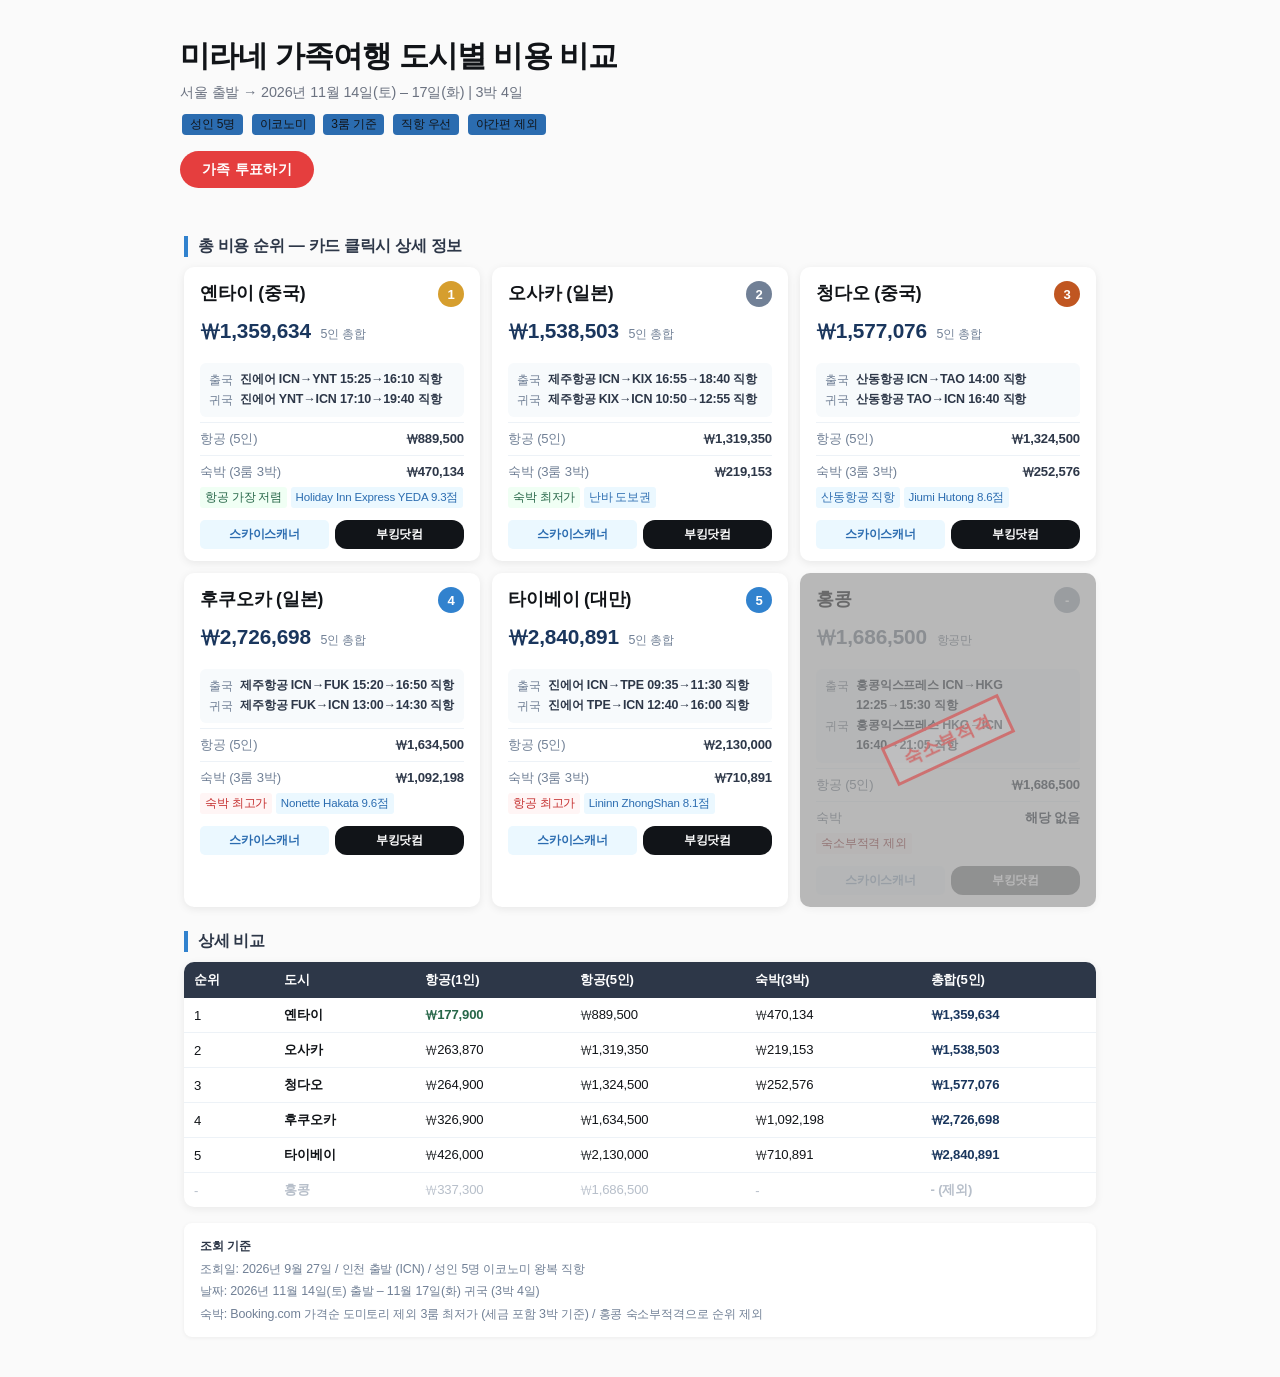
<file: archive.html>
<!DOCTYPE html>
<html lang="ko">
<head>
<meta charset="UTF-8">
<meta name="viewport" content="width=device-width, initial-scale=1.0">
<title>미라네 가족여행 도시별 비용 비교 | 서울 출발 3박 4일</title>
<style>
* { box-sizing: border-box; margin: 0; padding: 0; }
body { font-family: 'Apple SD Gothic Neo', 'Malgun Gothic', sans-serif; background: #f0f4f8; color: #1a202c; }
header { background: #1a365d; color: #fff; padding: 24px 20px 18px; text-align: center; }
header h1 { font-size: 1.35rem; font-weight: 700; margin-bottom: 6px; }
header .sub { font-size: 0.85rem; opacity: 0.85; }
.vote-btn { display: inline-block; margin-top: 12px; background: #e53e3e; color: #fff; font-size: 0.88rem; font-weight: 700; padding: 9px 22px; border-radius: 20px; text-decoration: none; letter-spacing: 0.3px; }
.badge { display: inline-block; background: #2b6cb0; border-radius: 4px; padding: 2px 8px; font-size: 0.75rem; margin: 4px 2px; }
.container { max-width: 940px; margin: 0 auto; padding: 16px 14px 40px; }
.section-title { font-size: 1rem; font-weight: 700; color: #2d3748; margin: 24px 0 10px; border-left: 4px solid #3182ce; padding-left: 10px; }
/* CARDS */
.cards { display: grid; grid-template-columns: repeat(auto-fill, minmax(270px, 1fr)); gap: 12px; }
.card { display: block; text-decoration: none; color: inherit; background: #fff; border-radius: 10px; box-shadow: 0 2px 8px rgba(0,0,0,0.08); overflow: hidden; transition: transform 0.15s, box-shadow 0.15s; cursor: pointer; }
.card:hover { transform: translateY(-3px); box-shadow: 0 6px 20px rgba(0,0,0,0.13); }
.card-header { padding: 14px 16px 10px; display: flex; justify-content: space-between; align-items: flex-start; }
.card-city { font-size: 1.1rem; font-weight: 700; }
.card-rank { width: 26px; height: 26px; border-radius: 50%; font-weight: 700; font-size: 0.82rem; display: flex; align-items: center; justify-content: center; color: #fff; flex-shrink: 0; }
.rank-1 { background: #d69e2e; }
.rank-2 { background: #718096; }
.rank-3 { background: #c05621; }
.rank-4, .rank-5 { background: #3182ce; }
.rank-none { background: #a0aec0; }
.card-total { padding: 0 16px 4px; font-size: 1.3rem; font-weight: 800; color: #1a365d; }
.card-total span { font-size: 0.78rem; font-weight: 400; color: #718096; margin-left: 4px; }
.card-body { padding: 8px 16px 12px; font-size: 0.82rem; color: #4a5568; line-height: 1.7; }
.flight-block { background: #f7fafc; border-radius: 6px; padding: 7px 9px; margin: 6px 0 3px; font-size: 0.78rem; line-height: 1.6; }
.fl-row { display: flex; align-items: flex-start; gap: 5px; }
.fl-label { color: #718096; min-width: 26px; font-size: 0.73rem; padding-top: 1px; flex-shrink: 0; }
.fl-val { color: #2d3748; font-weight: 600; word-break: keep-all; }
.row { display: flex; justify-content: space-between; border-top: 1px solid #edf2f7; padding-top: 5px; margin-top: 5px; }
.label { color: #718096; }
.val { font-weight: 600; color: #2d3748; }
.tag { display: inline-block; background: #ebf8ff; color: #2b6cb0; border-radius: 3px; padding: 1px 5px; font-size: 0.72rem; margin-top: 3px; }
.tag-green { background: #f0fff4; color: #276749; }
.tag-orange { background: #fffaf0; color: #c05621; }
.tag-red { background: #fff5f5; color: #c53030; }
.btn-links { display: flex; gap: 6px; padding: 0 16px 12px; }
.btn-link { flex: 1; text-align: center; padding: 6px 4px; border-radius: 5px; font-size: 0.76rem; font-weight: 600; text-decoration: none; }
.btn-sky { background: #ebf8ff; color: #2b6cb0; }
.btn-book { background: #f0fff4; color: #276749; }
/* DISABLED CARD */
.card-disabled { display: block; text-decoration: none; color: inherit; background: #fff; border-radius: 10px; box-shadow: 0 2px 8px rgba(0,0,0,0.08); overflow: visible; position: relative; opacity: 0.6; filter: grayscale(40%); pointer-events: none; }
.card-overlay { position: absolute; inset: 0; background: rgba(0,0,0,0.45); border-radius: 10px; z-index: 1; pointer-events: none; }
.card-stamp { position: absolute; top: 50%; left: 50%; transform: translate(-50%,-50%) rotate(-25deg); z-index: 2; border: 3px solid red; color: red; font-weight: bold; font-size: 1.1rem; padding: 6px 14px; white-space: nowrap; background: rgba(255,255,255,0.12); letter-spacing: 1px; pointer-events: none; }
/* TABLE */
table { width: 100%; border-collapse: collapse; background: #fff; border-radius: 10px; overflow: hidden; box-shadow: 0 2px 8px rgba(0,0,0,0.07); font-size: 0.82rem; }
th { background: #2d3748; color: #fff; padding: 9px 10px; text-align: left; font-weight: 600; }
td { padding: 8px 10px; border-bottom: 1px solid #edf2f7; }
tr:last-child td { border-bottom: none; }
tr:hover td { background: #f7fafc; }
.best { color: #276749; font-weight: 700; }
.total-col { font-weight: 700; color: #1a365d; }
.row-disabled td { opacity: 0.5; color: #718096; }
/* DETAIL PAGE */
.detail-page { display: none; }
.back-btn { display: inline-flex; align-items: center; gap: 6px; background: rgba(255,255,255,0.2); color: #fff; border: none; padding: 8px 14px; border-radius: 20px; font-size: 0.85rem; font-weight: 600; cursor: pointer; text-decoration: none; margin-bottom: 6px; }
.detail-header { background: #1a365d; color: #fff; padding: 18px 20px 16px; }
.detail-city { font-size: 1.4rem; font-weight: 800; margin: 4px 0; }
.detail-total { font-size: 1rem; opacity: 0.85; }
.detail-body { max-width: 700px; margin: 0 auto; padding: 16px 16px 40px; }
.detail-section { background: #fff; border-radius: 10px; box-shadow: 0 2px 8px rgba(0,0,0,0.07); padding: 16px 18px; margin-bottom: 14px; }
.detail-section h3 { font-size: 0.9rem; font-weight: 700; color: #2d3748; border-bottom: 2px solid #e2e8f0; padding-bottom: 8px; margin-bottom: 12px; }
.cost-table { width: 100%; border-collapse: collapse; font-size: 0.83rem; table-layout: fixed; }
.cost-table td { padding: 7px 0; border-bottom: 1px solid #edf2f7; word-break: break-word; overflow-wrap: anywhere; vertical-align: top; }
.cost-table tr:last-child td { border-bottom: none; font-weight: 700; padding-top: 10px; }
.ct-label { color: #718096; width: 40%; }
.ct-val { font-weight: 600; color: #2d3748; padding-left: 8px; }
.attraction-item { padding: 10px 0; border-bottom: 1px solid #f0f4f8; }
.attraction-item:last-child { border-bottom: none; }
.attraction-item h4 { font-size: 0.88rem; font-weight: 700; color: #2d3748; margin-bottom: 3px; }
.attraction-item p { font-size: 0.8rem; color: #718096; line-height: 1.55; }
.pros-cons-grid { display: grid; grid-template-columns: 1fr 1fr; gap: 10px; }
@media (max-width: 520px) { .pros-cons-grid { grid-template-columns: 1fr; } }
.pros-box { background: #f0fff4; border-radius: 8px; padding: 10px 12px; }
.pros-box h4 { color: #276749; font-weight: 700; margin-bottom: 6px; font-size: 0.85rem; }
.cons-box { background: #fff5f5; border-radius: 8px; padding: 10px 12px; }
.cons-box h4 { color: #c53030; font-weight: 700; margin-bottom: 6px; font-size: 0.85rem; }
.pros-box li, .cons-box li { margin-left: 14px; color: #4a5568; font-size: 0.82rem; line-height: 1.7; }
.detail-links { display: flex; gap: 10px; }
.detail-links a { flex: 1; text-align: center; padding: 10px; border-radius: 8px; font-size: 0.85rem; font-weight: 700; text-decoration: none; }
/* notice */
.notice { font-size: 0.78rem; color: #718096; line-height: 1.8; background: #fff; border-radius: 8px; padding: 12px 16px; box-shadow: 0 1px 4px rgba(0,0,0,0.06); margin-top: 16px; }
</style>
<link rel="stylesheet" href="modern.css">
</head>
<body>

<!-- ===== MAIN VIEW ===== -->
<div id="main-view">
<header>
  <h1>미라네 가족여행 도시별 비용 비교</h1>
  <div class="sub">서울 출발 &rarr; 2026년 11월 14일(토) &ndash; 17일(화) | 3박 4일</div>
  <div style="margin-top:8px;">
    <span class="badge">성인 5명</span>
    <span class="badge">이코노미</span>
    <span class="badge">3룸 기준</span>
    <span class="badge">직항 우선</span>
    <span class="badge">야간편 제외</span>
  </div>
  <a href="vote.html" class="vote-btn">가족 투표하기</a>
</header>
<div class="container">
<div class="section-title">총 비용 순위 — 카드 클릭시 상세 정보</div>
<div class="cards">

<div class="card" onclick="window.location.hash='detail-yantai'">
  <div class="card-header"><div class="card-city">옌타이 (중국)</div><div class="card-rank rank-1">1</div></div>
  <div class="card-total">&#8361;1,359,634 <span>5인 총합</span></div>
  <div class="card-body">
    <div class="flight-block">
      <div class="fl-row"><span class="fl-label">출국</span><span class="fl-val">진에어 ICN&#8594;YNT 15:25&#8594;16:10 직항</span></div>
      <div class="fl-row"><span class="fl-label">귀국</span><span class="fl-val">진에어 YNT&#8594;ICN 17:10&#8594;19:40 직항</span></div>
    </div>
    <div class="row"><span class="label">항공 (5인)</span><span class="val">&#8361;889,500</span></div>
    <div class="row"><span class="label">숙박 (3룸 3박)</span><span class="val">&#8361;470,134</span></div>
    <div><span class="tag tag-green">항공 가장 저렴</span> <span class="tag">Holiday Inn Express YEDA 9.3점</span></div>
  </div>
  <div class="btn-links">
    <a class="btn-link btn-sky" href="https://www.skyscanner.co.kr/transport/flights/sela/cynt/261114/261117/?adultsv2=5&cabinclass=economy&childrenv2=&rtn=1" target="_blank" onclick="event.stopPropagation()">스카이스캐너</a>
    <a class="btn-link btn-book" href="https://www.booking.com/searchresults.ko.html?ss=yantai&checkin=2026-11-14&checkout=2026-11-17&group_adults=5&no_rooms=3" target="_blank" onclick="event.stopPropagation()">부킹닷컴</a>
  </div>
</div>

<div class="card" onclick="window.location.hash='detail-osaka'">
  <div class="card-header"><div class="card-city">오사카 (일본)</div><div class="card-rank rank-2">2</div></div>
  <div class="card-total">&#8361;1,538,503 <span>5인 총합</span></div>
  <div class="card-body">
    <div class="flight-block">
      <div class="fl-row"><span class="fl-label">출국</span><span class="fl-val">제주항공 ICN&#8594;KIX 16:55&#8594;18:40 직항</span></div>
      <div class="fl-row"><span class="fl-label">귀국</span><span class="fl-val">제주항공 KIX&#8594;ICN 10:50&#8594;12:55 직항</span></div>
    </div>
    <div class="row"><span class="label">항공 (5인)</span><span class="val">&#8361;1,319,350</span></div>
    <div class="row"><span class="label">숙박 (3룸 3박)</span><span class="val">&#8361;219,153</span></div>
    <div><span class="tag tag-green">숙박 최저가</span> <span class="tag">난바 도보권</span></div>
  </div>
  <div class="btn-links">
    <a class="btn-link btn-sky" href="https://www.skyscanner.co.kr/transport/flights/sela/kix/261114/261117/?adultsv2=5&cabinclass=economy&childrenv2=&rtn=1" target="_blank" onclick="event.stopPropagation()">스카이스캐너</a>
    <a class="btn-link btn-book" href="https://www.booking.com/searchresults.ko.html?ss=osaka&checkin=2026-11-14&checkout=2026-11-17&group_adults=5&no_rooms=3" target="_blank" onclick="event.stopPropagation()">부킹닷컴</a>
  </div>
</div>

<div class="card" onclick="window.location.hash='detail-qingdao'">
  <div class="card-header"><div class="card-city">청다오 (중국)</div><div class="card-rank rank-3">3</div></div>
  <div class="card-total">&#8361;1,577,076 <span>5인 총합</span></div>
  <div class="card-body">
    <div class="flight-block">
      <div class="fl-row"><span class="fl-label">출국</span><span class="fl-val">산동항공 ICN&#8594;TAO 14:00 직항</span></div>
      <div class="fl-row"><span class="fl-label">귀국</span><span class="fl-val">산동항공 TAO&#8594;ICN 16:40 직항</span></div>
    </div>
    <div class="row"><span class="label">항공 (5인)</span><span class="val">&#8361;1,324,500</span></div>
    <div class="row"><span class="label">숙박 (3룸 3박)</span><span class="val">&#8361;252,576</span></div>
    <div><span class="tag">산동항공 직항</span> <span class="tag">Jiumi Hutong 8.6점</span></div>
  </div>
  <div class="btn-links">
    <a class="btn-link btn-sky" href="https://www.skyscanner.co.kr/transport/flights/sela/tao/261114/261117/?adultsv2=5&cabinclass=economy&childrenv2=&rtn=1" target="_blank" onclick="event.stopPropagation()">스카이스캐너</a>
    <a class="btn-link btn-book" href="https://www.booking.com/searchresults.ko.html?ss=qingdao&checkin=2026-11-14&checkout=2026-11-17&group_adults=5&no_rooms=3" target="_blank" onclick="event.stopPropagation()">부킹닷컴</a>
  </div>
</div>

<div class="card" onclick="window.location.hash='detail-fukuoka'">
  <div class="card-header"><div class="card-city">후쿠오카 (일본)</div><div class="card-rank rank-4">4</div></div>
  <div class="card-total">&#8361;2,726,698 <span>5인 총합</span></div>
  <div class="card-body">
    <div class="flight-block">
      <div class="fl-row"><span class="fl-label">출국</span><span class="fl-val">제주항공 ICN&#8594;FUK 15:20&#8594;16:50 직항</span></div>
      <div class="fl-row"><span class="fl-label">귀국</span><span class="fl-val">제주항공 FUK&#8594;ICN 13:00&#8594;14:30 직항</span></div>
    </div>
    <div class="row"><span class="label">항공 (5인)</span><span class="val">&#8361;1,634,500</span></div>
    <div class="row"><span class="label">숙박 (3룸 3박)</span><span class="val">&#8361;1,092,198</span></div>
    <div><span class="tag tag-red">숙박 최고가</span> <span class="tag">Nonette Hakata 9.6점</span></div>
  </div>
  <div class="btn-links">
    <a class="btn-link btn-sky" href="https://www.skyscanner.co.kr/transport/flights/sela/fuk/261114/261117/?adultsv2=5&cabinclass=economy&childrenv2=&rtn=1" target="_blank" onclick="event.stopPropagation()">스카이스캐너</a>
    <a class="btn-link btn-book" href="https://www.booking.com/searchresults.ko.html?ss=fukuoka&checkin=2026-11-14&checkout=2026-11-17&group_adults=5&no_rooms=3" target="_blank" onclick="event.stopPropagation()">부킹닷컴</a>
  </div>
</div>

<div class="card" onclick="window.location.hash='detail-taipei'">
  <div class="card-header"><div class="card-city">타이베이 (대만)</div><div class="card-rank rank-5">5</div></div>
  <div class="card-total">&#8361;2,840,891 <span>5인 총합</span></div>
  <div class="card-body">
    <div class="flight-block">
      <div class="fl-row"><span class="fl-label">출국</span><span class="fl-val">진에어 ICN&#8594;TPE 09:35&#8594;11:30 직항</span></div>
      <div class="fl-row"><span class="fl-label">귀국</span><span class="fl-val">진에어 TPE&#8594;ICN 12:40&#8594;16:00 직항</span></div>
    </div>
    <div class="row"><span class="label">항공 (5인)</span><span class="val">&#8361;2,130,000</span></div>
    <div class="row"><span class="label">숙박 (3룸 3박)</span><span class="val">&#8361;710,891</span></div>
    <div><span class="tag tag-red">항공 최고가</span> <span class="tag">Lininn ZhongShan 8.1점</span></div>
  </div>
  <div class="btn-links">
    <a class="btn-link btn-sky" href="https://www.skyscanner.co.kr/transport/flights/sela/tpet/261114/261117/?adultsv2=5&cabinclass=economy&childrenv2=&rtn=1" target="_blank" onclick="event.stopPropagation()">스카이스캐너</a>
    <a class="btn-link btn-book" href="https://www.booking.com/searchresults.ko.html?ss=taipei&checkin=2026-11-14&checkout=2026-11-17&group_adults=5&no_rooms=3" target="_blank" onclick="event.stopPropagation()">부킹닷컴</a>
  </div>
</div>

<!-- 홍콩: 비활성화 — 맨 마지막 -->
<div class="card-disabled">
  <div class="card-overlay"></div>
  <div class="card-stamp">숙소부적격</div>
  <div class="card-header"><div class="card-city">홍콩</div><div class="card-rank rank-none">-</div></div>
  <div class="card-total" style="color:#718096;">&#8361;1,686,500 <span>항공만</span></div>
  <div class="card-body">
    <div class="flight-block">
      <div class="fl-row"><span class="fl-label">출국</span><span class="fl-val">홍콩익스프레스 ICN&#8594;HKG 12:25&#8594;15:30 직항</span></div>
      <div class="fl-row"><span class="fl-label">귀국</span><span class="fl-val">홍콩익스프레스 HKG&#8594;ICN 16:40&#8594;21:05 직항</span></div>
    </div>
    <div class="row"><span class="label">항공 (5인)</span><span class="val">&#8361;1,686,500</span></div>
    <div class="row"><span class="label">숙박</span><span class="val">해당 없음</span></div>
    <div><span class="tag tag-red">숙소부적격 제외</span></div>
  </div>
  <div class="btn-links">
    <a class="btn-link btn-sky" style="pointer-events:none; opacity:0.5;">스카이스캐너</a>
    <a class="btn-link btn-book" style="pointer-events:none; opacity:0.5;">부킹닷컴</a>
  </div>
</div>

</div><!-- end .cards -->

<div class="section-title">상세 비교</div>
<table>
  <thead>
    <tr><th>순위</th><th>도시</th><th>항공(1인)</th><th>항공(5인)</th><th>숙박(3박)</th><th>총합(5인)</th></tr>
  </thead>
  <tbody>
    <tr><td>1</td><td><strong>옌타이</strong></td><td class="best">&#8361;177,900</td><td>&#8361;889,500</td><td>&#8361;470,134</td><td class="total-col best">&#8361;1,359,634</td></tr>
    <tr><td>2</td><td><strong>오사카</strong></td><td>&#8361;263,870</td><td>&#8361;1,319,350</td><td>&#8361;219,153</td><td class="total-col">&#8361;1,538,503</td></tr>
    <tr><td>3</td><td><strong>청다오</strong></td><td>&#8361;264,900</td><td>&#8361;1,324,500</td><td>&#8361;252,576</td><td class="total-col">&#8361;1,577,076</td></tr>
    <tr><td>4</td><td><strong>후쿠오카</strong></td><td>&#8361;326,900</td><td>&#8361;1,634,500</td><td>&#8361;1,092,198</td><td class="total-col">&#8361;2,726,698</td></tr>
    <tr><td>5</td><td><strong>타이베이</strong></td><td>&#8361;426,000</td><td>&#8361;2,130,000</td><td>&#8361;710,891</td><td class="total-col">&#8361;2,840,891</td></tr>
    <tr class="row-disabled"><td>-</td><td><strong>홍콩</strong></td><td>&#8361;337,300</td><td>&#8361;1,686,500</td><td>-</td><td class="total-col">- (제외)</td></tr>
  </tbody>
</table>
<div class="notice">
  <strong style="color:#2d3748;">조회 기준</strong><br>
  조회일: 2026년 9월 27일 / 인천 출발 (ICN) / 성인 5명 이코노미 왕복 직항<br>
  날짜: 2026년 11월 14일(토) 출발 &ndash; 11월 17일(화) 귀국 (3박 4일)<br>
  숙박: Booking.com 가격순 도미토리 제외 3룸 최저가 (세금 포함 3박 기준) / 홍콩 숙소부적격으로 순위 제외
</div>
</div><!-- end .container -->
</div><!-- end #main-view -->


<!-- ===== DETAIL: 옌타이 ===== -->
<div id="detail-yantai" class="detail-page">
<div class="detail-header" style="background:#2d3748;">
  <a class="back-btn" href="#">&#8592; 목록으로</a>
  <div class="detail-city">1위 &mdash; 옌타이 (중국)</div>
  <div class="detail-total">5인 총합 &#8361;1,359,634</div>
</div>
<div class="detail-body">
  <div class="detail-section">
    <h3>상세 비용</h3>
    <table class="cost-table">
      <tr><td class="ct-label">출국 항공편</td><td class="ct-val">진에어(JinAir) ICN&#8594;YNT 15:25&#8594;16:10 직항</td></tr>
      <tr><td class="ct-label">귀국 항공편</td><td class="ct-val">진에어(JinAir) YNT&#8594;ICN 17:10&#8594;19:40 직항</td></tr>
      <tr><td class="ct-label">항공 1인</td><td class="ct-val">&#8361;177,900</td></tr>
      <tr><td class="ct-label">항공 5인 합계</td><td class="ct-val">&#8361;889,500</td></tr>
      <tr><td class="ct-label">숙소</td><td class="ct-val">Holiday Inn Express Yantai YEDA (평점 9.3)</td></tr>
      <tr><td class="ct-label">숙박 3룸 3박</td><td class="ct-val">&#8361;470,134</td></tr>
      <tr><td class="ct-label">총합 (5인)</td><td class="ct-val">&#8361;1,359,634</td></tr>
    </table>
  </div>
  <div class="detail-section">
    <h3>추천 관광지</h3>
    <div class="attraction-item"><h4>옌타이 황해 골든 비치</h4><p>중국에서 손꼽히는 청정 해수욕장. 11월은 한산하고 파도가 잔잔해 산책 코스로 최적.</p></div>
    <div class="attraction-item"><h4>봉래각 (蓬莱阁)</h4><p>팔선 설화의 발원지로 유명한 도교 명소. 바다 위 운무 경치로 유명하며 세계유산 등재 추진 중.</p></div>
    <div class="attraction-item"><h4>옌타이 산 공원 (烟台山公园)</h4><p>1800년대 열강 영사관이 남아있는 역사공원. 바다 전망 포토 스팟으로 인기.</p></div>
    <div class="attraction-item"><h4>옌타이 와인 박물관</h4><p>중국 최초 와이너리 장유(张裕) 박물관. 시음 투어 포함. 성인 기념품 쇼핑 명소.</p></div>
  </div>
  <div class="detail-section">
    <h3>추천 / 주의사항</h3>
    <div class="pros-cons-grid">
      <div class="pros-box"><h4>추천 이유</h4><ul>
        <li>5개 도시 중 항공 최저가 — 5인 &#8361;889,500</li>
        <li>귀국 19:40 인천 도착 — 주중 출근 충분</li>
        <li>관광객 많지 않아 붐비지 않는 여행 가능</li>
      </ul></div>
      <div class="cons-box"><h4>주의 포인트</h4><ul>
        <li>중국어 장벽 — 영어 소통 어렵고 간판 한자 중심</li>
        <li>공항에서 시내까지 이동 시간 소요</li>
        <li>관광 콘텐츠가 다른 도시 대비 적음</li>
      </ul></div>
    </div>
  </div>
  <div class="detail-section">
    <h3>예약 링크</h3>
    <div class="detail-links">
      <a href="https://www.skyscanner.co.kr/transport/flights/sela/cynt/261114/261117/?adultsv2=5&cabinclass=economy&childrenv2=&rtn=1" target="_blank" class="btn-link btn-sky">스카이스캐너</a>
      <a href="https://www.booking.com/searchresults.ko.html?ss=yantai&checkin=2026-11-14&checkout=2026-11-17&group_adults=5&no_rooms=3" target="_blank" class="btn-link btn-book">부킹닷컴</a>
    </div>
  </div>
</div>
</div>

<!-- ===== DETAIL: 오사카 ===== -->
<div id="detail-osaka" class="detail-page">
<div class="detail-header" style="background:#553c9a;">
  <a class="back-btn" href="#">&#8592; 목록으로</a>
  <div class="detail-city">2위 &mdash; 오사카 (일본)</div>
  <div class="detail-total">5인 총합 &#8361;1,538,503</div>
</div>
<div class="detail-body">
  <div class="detail-section">
    <h3>상세 비용</h3>
    <table class="cost-table">
      <tr><td class="ct-label">출국 항공편</td><td class="ct-val">제주항공 ICN&#8594;KIX 16:55&#8594;18:40 직항</td></tr>
      <tr><td class="ct-label">귀국 항공편</td><td class="ct-val">제주항공 KIX&#8594;ICN 10:50&#8594;12:55 직항</td></tr>
      <tr><td class="ct-label">항공 1인</td><td class="ct-val">&#8361;263,870</td></tr>
      <tr><td class="ct-label">항공 5인 합계</td><td class="ct-val">&#8361;1,319,350</td></tr>
      <tr><td class="ct-label">숙소</td><td class="ct-val">Namba Shinsaibashi Osaka Castle East (평점 8.3)</td></tr>
      <tr><td class="ct-label">숙박 3룸 3박</td><td class="ct-val">&#8361;219,153</td></tr>
      <tr><td class="ct-label">총합 (5인)</td><td class="ct-val">&#8361;1,538,503</td></tr>
    </table>
  </div>
  <div class="detail-section">
    <h3>추천 관광지</h3>
    <div class="attraction-item"><h4>도톤보리 (道頓堀)</h4><p>오사카 최대 번화가. 글리코 간판, 다코야키, 라멘 골목. 저녁 네온 분위기 최고.</p></div>
    <div class="attraction-item"><h4>오사카성 (大阪城)</h4><p>도요토미 히데요시가 축성. 천수각에서 오사카 전경 조망. 공원 단풍 시즌 (11월 절정).</p></div>
    <div class="attraction-item"><h4>구로몬 이치바 시장</h4><p>오사카 부엌이라 불리는 재래시장. 해산물, 복어, 가이세키 식재료 다양. 저렴한 현지 먹거리.</p></div>
    <div class="attraction-item"><h4>난바 파크스 / 신사이바시</h4><p>쇼핑 천국. 약 600m 상점가. 드러그스토어, 100엔숍, 로컬 패션 브랜드 밀집.</p></div>
  </div>
  <div class="detail-section">
    <h3>추천 / 주의사항</h3>
    <div class="pros-cons-grid">
      <div class="pros-box"><h4>추천 이유</h4><ul>
        <li>3룸 기준 숙박 최저가 &#8361;219,153 (3박)</li>
        <li>11월 오사카 단풍 시즌 — 오사카성 공원 절경</li>
        <li>먹거리 천국 — 다코야키, 오코노미야키, 라멘</li>
        <li>숙소가 난바 인근으로 교통 편리</li>
      </ul></div>
      <div class="cons-box"><h4>주의 포인트</h4><ul>
        <li>제주항공 — 수하물 정책 별도 확인 필요</li>
        <li>귀국편 KIX 10:50 출발 — 마지막 날 아침 일찍 체크아웃</li>
        <li>관광지 입장료 별도 (오사카성 600엔 등)</li>
      </ul></div>
    </div>
  </div>
  <div class="detail-section">
    <h3>예약 링크</h3>
    <div class="detail-links">
      <a href="https://www.skyscanner.co.kr/transport/flights/sela/kix/261114/261117/?adultsv2=5&cabinclass=economy&childrenv2=&rtn=1" target="_blank" class="btn-link btn-sky">스카이스캐너</a>
      <a href="https://www.booking.com/searchresults.ko.html?ss=osaka&checkin=2026-11-14&checkout=2026-11-17&group_adults=5&no_rooms=3" target="_blank" class="btn-link btn-book">부킹닷컴</a>
    </div>
  </div>
</div>
</div>

<!-- ===== DETAIL: 청다오 ===== -->
<div id="detail-qingdao" class="detail-page">
<div class="detail-header" style="background:#1a365d;">
  <a class="back-btn" href="#">&#8592; 목록으로</a>
  <div class="detail-city">3위 &mdash; 청다오 (중국)</div>
  <div class="detail-total">5인 총합 &#8361;1,577,076</div>
</div>
<div class="detail-body">
  <div class="detail-section">
    <h3>상세 비용</h3>
    <table class="cost-table">
      <tr><td class="ct-label">출국 항공편</td><td class="ct-val">산동항공(Shandong Airlines) ICN&#8594;TAO 14:00 직항</td></tr>
      <tr><td class="ct-label">귀국 항공편</td><td class="ct-val">산동항공(Shandong Airlines) TAO&#8594;ICN 16:40 직항</td></tr>
      <tr><td class="ct-label">항공 1인</td><td class="ct-val">&#8361;264,900</td></tr>
      <tr><td class="ct-label">항공 5인 합계</td><td class="ct-val">&#8361;1,324,500</td></tr>
      <tr><td class="ct-label">숙소</td><td class="ct-val">Jiumi Hutong Homestay (평점 8.6)</td></tr>
      <tr><td class="ct-label">숙박 3룸 3박</td><td class="ct-val">&#8361;252,576</td></tr>
      <tr><td class="ct-label">총합 (5인)</td><td class="ct-val">&#8361;1,577,076</td></tr>
    </table>
  </div>
  <div class="detail-section">
    <h3>추천 관광지</h3>
    <div class="attraction-item"><h4>칭다오 맥주박물관</h4><p>1903년 창업 역사를 그대로 보존한 체험형 박물관. 현장 시음 포함. 약 2시간 소요.</p></div>
    <div class="attraction-item"><h4>잔교 (栈桥)</h4><p>칭다오의 상징. 1892년 건설된 460m 석조 부두. 회란각과 함께 사진 명소.</p></div>
    <div class="attraction-item"><h4>팔대관 (八大관)</h4><p>독일·영국·일본 등 8개국 건축양식이 공존하는 유럽풍 주거 구역. 산책 코스 최고.</p></div>
    <div class="attraction-item"><h4>노산 (崂山)</h4><p>칭다오 동쪽 해안 명산. 도교 사원과 폭포, 바다 조망을 한 번에. 케이블카 운행.</p></div>
  </div>
  <div class="detail-section">
    <h3>추천 / 주의사항</h3>
    <div class="pros-cons-grid">
      <div class="pros-box"><h4>추천 이유</h4><ul>
        <li>산동항공 직항 — 옌타이에 이어 두 번째 저렴한 항공</li>
        <li>Jiumi Hutong Homestay 평점 8.6 — 가성비 우수</li>
        <li>칭다오 맥주 + 해산물 문화 — 성인 만족도 높음</li>
        <li>귀국 TAO 16:40 출발 — 마지막 날 여유 있는 이동</li>
      </ul></div>
      <div class="cons-box"><h4>주의 포인트</h4><ul>
        <li>중국어 장벽 — 영어 소통 어렵고 간판 한자 중심</li>
        <li>1위 옌타이보다 5인 기준 &#8361;217,442 더 비쌈</li>
        <li>산동항공 서비스 대한항공 대비 다소 낮을 수 있음</li>
      </ul></div>
    </div>
  </div>
  <div class="detail-section">
    <h3>예약 링크</h3>
    <div class="detail-links">
      <a href="https://www.skyscanner.co.kr/transport/flights/sela/tao/261114/261117/?adultsv2=5&cabinclass=economy&childrenv2=&rtn=1" target="_blank" class="btn-link btn-sky">스카이스캐너</a>
      <a href="https://www.booking.com/searchresults.ko.html?ss=qingdao&checkin=2026-11-14&checkout=2026-11-17&group_adults=5&no_rooms=3" target="_blank" class="btn-link btn-book">부킹닷컴</a>
    </div>
  </div>
</div>
</div>

<!-- ===== DETAIL: 홍콩 ===== -->
<div id="detail-hongkong" class="detail-page">
<div class="detail-header" style="background:#c05621;">
  <a class="back-btn" href="#">&#8592; 목록으로</a>
  <div class="detail-city">홍콩 — 숙소부적격 제외</div>
  <div class="detail-total">순위 산정 제외</div>
</div>
<div class="detail-body">
  <div class="detail-section" style="border: 2px solid #c53030;">
    <h3 style="color:#c53030;">숙소부적격 — 순위에서 제외</h3>
    <p style="font-size:0.85rem; color:#4a5568; line-height:1.8;">5인 3룸 기준 적합한 숙소를 확인하지 못해 이번 비교에서 제외하였습니다. 항공편 정보는 참고용으로만 제공합니다.</p>
  </div>
  <div class="detail-section">
    <h3>항공 정보 (참고)</h3>
    <table class="cost-table">
      <tr><td class="ct-label">출국 항공편</td><td class="ct-val">홍콩익스프레스(HK Express) ICN&#8594;HKG 12:25&#8594;15:30 직항</td></tr>
      <tr><td class="ct-label">귀국 항공편</td><td class="ct-val">홍콩익스프레스(HK Express) HKG&#8594;ICN 16:40&#8594;21:05 직항</td></tr>
      <tr><td class="ct-label">항공 1인</td><td class="ct-val">&#8361;337,300</td></tr>
      <tr><td class="ct-label">항공 5인 합계</td><td class="ct-val">&#8361;1,686,500</td></tr>
      <tr><td class="ct-label">숙박</td><td class="ct-val">해당 없음 (숙소부적격)</td></tr>
      <tr><td class="ct-label">총합</td><td class="ct-val">순위 제외</td></tr>
    </table>
  </div>
  <div class="detail-section">
    <h3>추천 관광지</h3>
    <div class="attraction-item"><h4>빅토리아 피크 (太平山頂)</h4><p>홍콩 최고의 야경 명소. 피크 트램 탑승 후 360도 스카이라인 전망. 맑은 날 필수.</p></div>
    <div class="attraction-item"><h4>침사추이 해변 산책로</h4><p>구룡반도에서 홍콩섬 야경을 감상하는 1.7km 산책로. 스타의 거리 인접. 무료.</p></div>
    <div class="attraction-item"><h4>몽콕 야시장 / 레이디스 마켓</h4><p>현지 기념품, 의류, 액세서리 집합지. 흥정 가능. 현지 먹거리 포장마차 즐비.</p></div>
    <div class="attraction-item"><h4>란콰이퐁 (兰桂坊)</h4><p>홍콩 최대 나이트라이프 거리. 바, 레스토랑 밀집. 성인 저녁 코스로 최적.</p></div>
  </div>
</div>
</div>

<!-- ===== DETAIL: 후쿠오카 ===== -->
<div id="detail-fukuoka" class="detail-page">
<div class="detail-header" style="background:#276749;">
  <a class="back-btn" href="#">&#8592; 목록으로</a>
  <div class="detail-city">4위 &mdash; 후쿠오카 (일본)</div>
  <div class="detail-total">5인 총합 &#8361;2,726,698</div>
</div>
<div class="detail-body">
  <div class="detail-section">
    <h3>상세 비용</h3>
    <table class="cost-table">
      <tr><td class="ct-label">출국 항공편</td><td class="ct-val">제주항공 ICN&#8594;FUK 15:20&#8594;16:50 직항</td></tr>
      <tr><td class="ct-label">귀국 항공편</td><td class="ct-val">제주항공 FUK&#8594;ICN 13:00&#8594;14:30 직항</td></tr>
      <tr><td class="ct-label">항공 1인</td><td class="ct-val">&#8361;326,900</td></tr>
      <tr><td class="ct-label">항공 5인 합계</td><td class="ct-val">&#8361;1,634,500</td></tr>
      <tr><td class="ct-label">숙소</td><td class="ct-val">Nonette Hakata Haruyoshi (평점 9.6)</td></tr>
      <tr><td class="ct-label">숙박 3룸 3박</td><td class="ct-val">&#8361;1,092,198</td></tr>
      <tr><td class="ct-label">총합 (5인)</td><td class="ct-val">&#8361;2,726,698</td></tr>
    </table>
  </div>
  <div class="detail-section">
    <h3>추천 관광지</h3>
    <div class="attraction-item"><h4>다자이후 텐만구 (太宰府天満宮)</h4><p>학문의 신 스가와라노 미치자네를 모신 신사. 매화 명소. 우메가에모찌(梅ヶ枝餅) 필수 시식.</p></div>
    <div class="attraction-item"><h4>나카스 야타이 (中洲屋台)</h4><p>후쿠오카의 상징적인 포장마차 거리. 하카타 라멘, 모츠나베, 야키토리. 저녁 분위기 최고.</p></div>
    <div class="attraction-item"><h4>캐널 시티 하카타</h4><p>운하를 품은 복합 쇼핑몰. 레스토랑, 영화관, 브랜드숍. 실내 분수쇼 무료 관람.</p></div>
    <div class="attraction-item"><h4>모모치 해변 / 후쿠오카 타워</h4><p>234m 타워에서 후쿠오카 전경 조망. 해변 산책로 인접. 일몰 명소.</p></div>
  </div>
  <div class="detail-section">
    <h3>추천 / 주의사항</h3>
    <div class="pros-cons-grid">
      <div class="pros-box"><h4>추천 이유</h4><ul>
        <li>나카스 야타이 — 성인 야간 미식 최고 명소</li>
        <li>하카타 라멘 + 모츠나베 + 포장마차 문화</li>
        <li>귀국 ICN 14:30 도착 — 여유로운 귀국</li>
        <li>관광·쇼핑·미식 삼박자</li>
      </ul></div>
      <div class="cons-box"><h4>주의 포인트</h4><ul>
        <li>숙박비 5개 도시 중 최고가 (&#8361;1,092,198)</li>
        <li>출국 15:20 — 첫째 날 늦은 오후 도착</li>
      </ul></div>
    </div>
  </div>
  <div class="detail-section">
    <h3>예약 링크</h3>
    <div class="detail-links">
      <a href="https://www.skyscanner.co.kr/transport/flights/sela/fuk/261114/261117/?adultsv2=5&cabinclass=economy&childrenv2=&rtn=1" target="_blank" class="btn-link btn-sky">스카이스캐너</a>
      <a href="https://www.booking.com/searchresults.ko.html?ss=fukuoka&checkin=2026-11-14&checkout=2026-11-17&group_adults=5&no_rooms=3" target="_blank" class="btn-link btn-book">부킹닷컴</a>
    </div>
  </div>
</div>
</div>

<!-- ===== DETAIL: 타이베이 ===== -->
<div id="detail-taipei" class="detail-page">
<div class="detail-header" style="background:#702459;">
  <a class="back-btn" href="#">&#8592; 목록으로</a>
  <div class="detail-city">5위 &mdash; 타이베이 (대만)</div>
  <div class="detail-total">5인 총합 &#8361;2,840,891</div>
</div>
<div class="detail-body">
  <div class="detail-section">
    <h3>상세 비용</h3>
    <table class="cost-table">
      <tr><td class="ct-label">출국 항공편</td><td class="ct-val">진에어(JinAir) ICN&#8594;TPE 09:35&#8594;11:30 직항</td></tr>
      <tr><td class="ct-label">귀국 항공편</td><td class="ct-val">진에어(JinAir) TPE&#8594;ICN 12:40&#8594;16:00 직항</td></tr>
      <tr><td class="ct-label">항공 1인</td><td class="ct-val">&#8361;426,000</td></tr>
      <tr><td class="ct-label">항공 5인 합계</td><td class="ct-val">&#8361;2,130,000</td></tr>
      <tr><td class="ct-label">숙소</td><td class="ct-val">Lininn ZhongShan (苓旅中山館, 평점 8.1)</td></tr>
      <tr><td class="ct-label">숙박 3룸 3박</td><td class="ct-val">&#8361;710,891</td></tr>
      <tr><td class="ct-label">총합 (5인)</td><td class="ct-val">&#8361;2,840,891</td></tr>
    </table>
  </div>
  <div class="detail-section">
    <h3>추천 관광지</h3>
    <div class="attraction-item"><h4>스린 야시장 (士林夜市)</h4><p>타이베이 최대 야시장. 루러우판, 소시지, 버블티, 망고빙수. 저녁 8시 이후 최고 활기.</p></div>
    <div class="attraction-item"><h4>타이베이 101</h4><p>508m 세계적 랜드마크. 전망대 입장 후 야경 감상. 89층 실내, 91층 실외 전망.</p></div>
    <div class="attraction-item"><h4>지우펀 (九份)</h4><p>타이베이에서 1시간. 빨간 등불로 유명한 산중 마을. 미야자키 하야오 작품 배경지.</p></div>
    <div class="attraction-item"><h4>시먼딩 (西門町)</h4><p>타이완 하라주쿠. 팝문화, 먹거리, 패션 집결지. 24시간 열려있는 거리.</p></div>
  </div>
  <div class="detail-section">
    <h3>추천 / 주의사항</h3>
    <div class="pros-cons-grid">
      <div class="pros-box"><h4>추천 이유</h4><ul>
        <li>야시장 + 먹거리 문화 — 가족 취향 맞출 수 있음</li>
        <li>귀국 ICN 16:00 도착 — 여유로운 귀국</li>
        <li>영어 소통 어렵지 않음 (관광지 기준)</li>
      </ul></div>
      <div class="cons-box"><h4>주의 포인트</h4><ul>
        <li>항공 5개 도시 중 최고가 — 5인 &#8361;2,130,000</li>
        <li>1위 옌타이 대비 총 &#8361;1,481,257 더 비쌈</li>
        <li>11월 타이베이 비 올 수 있음 (우기 끝자락)</li>
      </ul></div>
    </div>
  </div>
  <div class="detail-section">
    <h3>예약 링크</h3>
    <div class="detail-links">
      <a href="https://www.skyscanner.co.kr/transport/flights/sela/tpet/261114/261117/?adultsv2=5&cabinclass=economy&childrenv2=&rtn=1" target="_blank" class="btn-link btn-sky">스카이스캐너</a>
      <a href="https://www.booking.com/searchresults.ko.html?ss=taipei&checkin=2026-11-14&checkout=2026-11-17&group_adults=5&no_rooms=3" target="_blank" class="btn-link btn-book">부킹닷컴</a>
    </div>
  </div>
</div>
</div>

<script>
function route() {
  const hash = location.hash;
  document.getElementById('main-view').style.display = 'none';
  const pages = document.querySelectorAll('.detail-page');
  pages.forEach(p => p.style.display = 'none');
  if (!hash || hash === '#') {
    document.getElementById('main-view').style.display = 'block';
  } else {
    const target = document.getElementById(hash.slice(1));
    if (target) {
      target.style.display = 'block';
      window.scrollTo(0, 0);
    } else {
      document.getElementById('main-view').style.display = 'block';
    }
  }
}
window.addEventListener('hashchange', route);
route();
document.querySelectorAll('.back-btn').forEach(btn => {
  btn.addEventListener('click', function(e) {
    e.preventDefault();
    location.hash = '';
    document.getElementById('main-view').style.display = 'block';
    document.querySelectorAll('.detail-page').forEach(p => p.style.display = 'none');
    window.scrollTo(0, 0);
  });
});
</script>
</body>
</html>
</file>
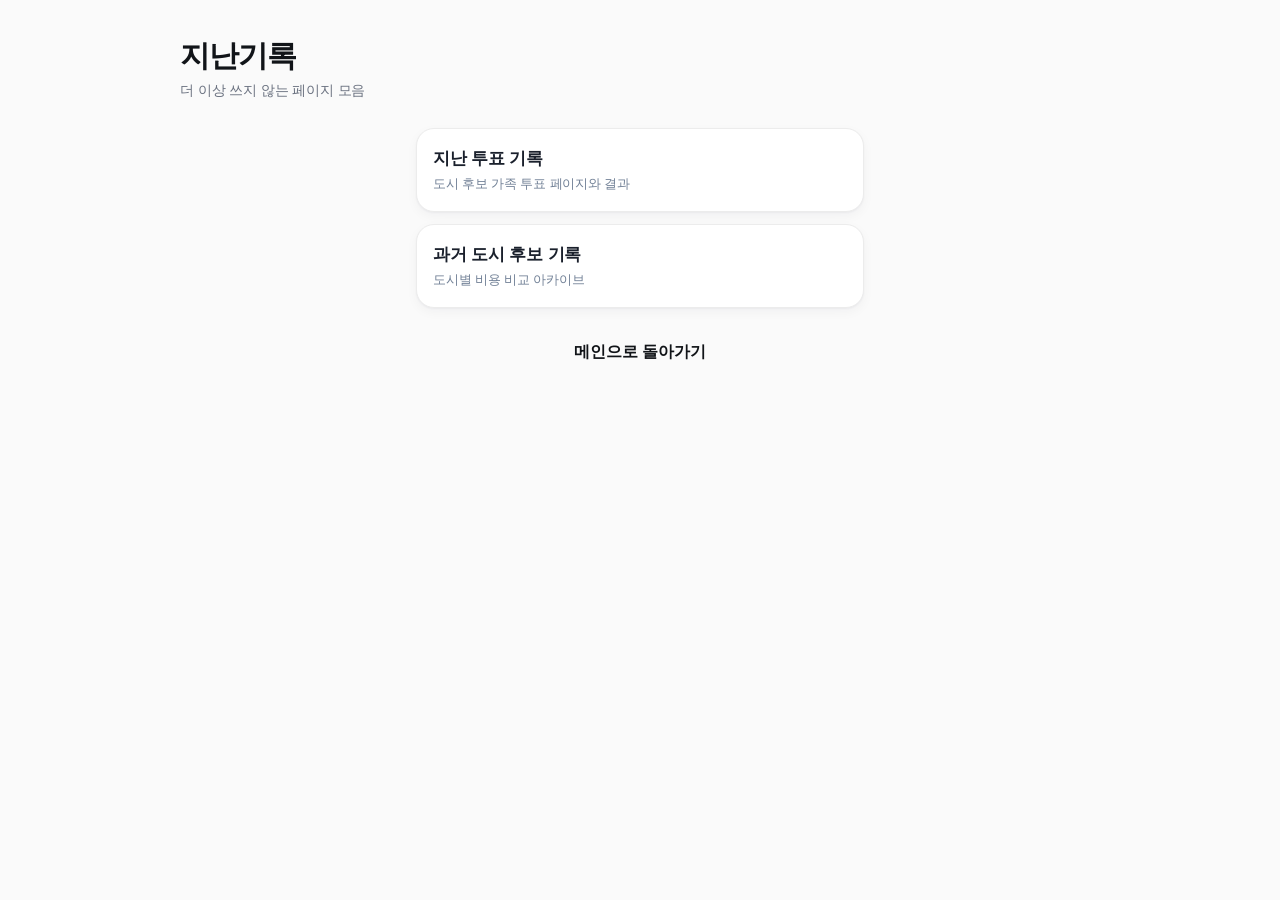
<file: past.html>
<!DOCTYPE html>
<html lang="ko">
<head>
<meta charset="UTF-8">
<meta name="viewport" content="width=device-width, initial-scale=1.0">
<title>지난기록 | 가족 여행 2610</title>
<style>
*{box-sizing:border-box;margin:0;padding:0;}
body{font-family:'Apple SD Gothic Neo','Malgun Gothic',sans-serif;background:#f5f6fa;color:#1a202c;}
header{background:linear-gradient(135deg,#c0392b 0%,#96281b 100%);color:#fff;padding:28px 20px 22px;text-align:center;}
header h1{font-size:1.4rem;font-weight:800;letter-spacing:-0.3px;margin-bottom:4px;}
header .sub{font-size:0.82rem;opacity:0.85;}
.container{max-width:480px;margin:0 auto;padding:20px 16px;display:flex;flex-direction:column;gap:12px;}
.card-link{display:block;background:#fff;border:1px solid #e2e8f0;border-radius:12px;padding:18px 16px;text-decoration:none;color:#1a202c;}
.card-link strong{display:block;font-size:1.05rem;margin-bottom:4px;}
.card-link span{font-size:0.82rem;color:#718096;}
.card-link:active{background:#f7fafc;}
.back{display:block;text-align:center;margin-top:8px;padding:14px;color:#c0392b;font-weight:700;text-decoration:none;}
</style>
<link rel="stylesheet" href="modern.css">
</head>
<body>
<header>
  <h1>지난기록</h1>
  <div class="sub">더 이상 쓰지 않는 페이지 모음</div>
</header>
<div class="container">
  <a class="card-link" href="vote.html">
    <strong>지난 투표 기록</strong>
    <span>도시 후보 가족 투표 페이지와 결과</span>
  </a>
  <a class="card-link" href="archive.html">
    <strong>과거 도시 후보 기록</strong>
    <span>도시별 비용 비교 아카이브</span>
  </a>
  <a class="back" href="./">메인으로 돌아가기</a>
</div>
</body>
</html>
</file>
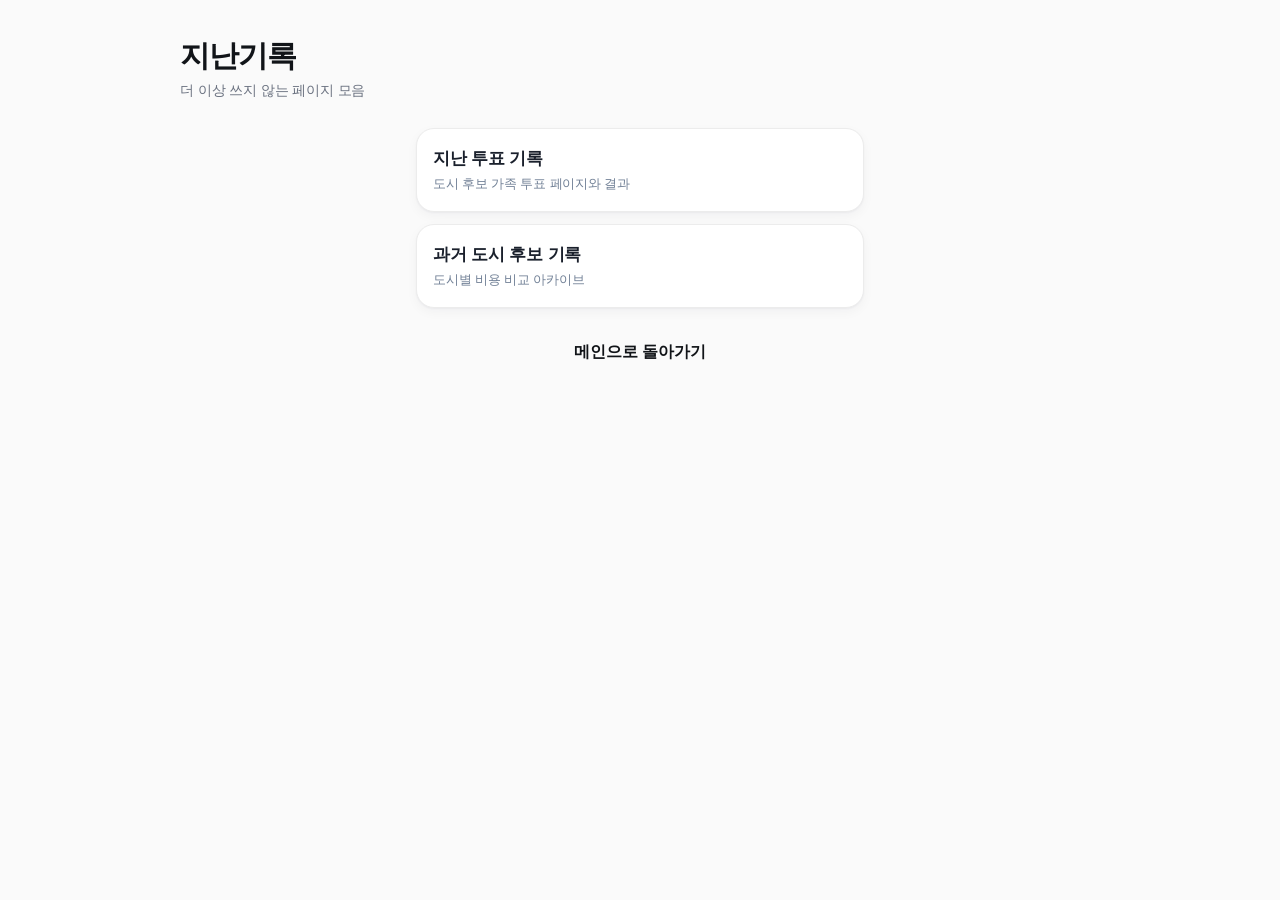
<file: archive/past.html>
<!DOCTYPE html>
<html lang="ko">
<head>
<meta charset="UTF-8">
<meta name="viewport" content="width=device-width, initial-scale=1.0">
<title>지난기록 | 가족 여행 2610</title>
<style>
*{box-sizing:border-box;margin:0;padding:0;}
body{font-family:'Apple SD Gothic Neo','Malgun Gothic',sans-serif;background:#f5f6fa;color:#1a202c;}
header{background:linear-gradient(135deg,#c0392b 0%,#96281b 100%);color:#fff;padding:28px 20px 22px;text-align:center;}
header h1{font-size:1.4rem;font-weight:800;letter-spacing:-0.3px;margin-bottom:4px;}
header .sub{font-size:0.82rem;opacity:0.85;}
.container{max-width:480px;margin:0 auto;padding:20px 16px;display:flex;flex-direction:column;gap:12px;}
.card-link{display:block;background:#fff;border:1px solid #e2e8f0;border-radius:12px;padding:18px 16px;text-decoration:none;color:#1a202c;}
.card-link strong{display:block;font-size:1.05rem;margin-bottom:4px;}
.card-link span{font-size:0.82rem;color:#718096;}
.card-link:active{background:#f7fafc;}
.back{display:block;text-align:center;margin-top:8px;padding:14px;color:#c0392b;font-weight:700;text-decoration:none;}
</style>
<link rel="stylesheet" href="modern.css">
</head>
<body>
<header>
  <h1>지난기록</h1>
  <div class="sub">더 이상 쓰지 않는 페이지 모음</div>
</header>
<div class="container">
  <a class="card-link" href="vote.html">
    <strong>지난 투표 기록</strong>
    <span>도시 후보 가족 투표 페이지와 결과</span>
  </a>
  <a class="card-link" href="archive.html">
    <strong>과거 도시 후보 기록</strong>
    <span>도시별 비용 비교 아카이브</span>
  </a>
  <a class="back" href="../trip-app/">메인으로 돌아가기</a>
</div>
</body>
</html>
</file>
<file: modern.css>
/* 루트 페이지 공통 모던 오버라이드. 각 페이지 인라인 스타일 뒤에 로드되어 덮어쓴다. */
:root{--ink:#111418;--mut:#6b7280;--ln:#ececec;--soft:#f3f4f6;--acc:#111418;}
body{background:#fafafa!important;color:var(--ink)!important;font-family:-apple-system,"Pretendard","Noto Sans KR","Malgun Gothic",sans-serif!important;letter-spacing:-0.01em;}
header{background:transparent!important;color:var(--ink)!important;text-align:left!important;padding:36px 20px 8px!important;max-width:960px;margin:0 auto;}
header h1{font-size:1.9rem!important;font-weight:800!important;letter-spacing:-0.03em!important;}
header .sub{color:var(--mut)!important;opacity:1!important;font-size:.9rem!important;}
.header-btns{justify-content:flex-start!important;}
.btn-vote,.btn-archive{background:var(--soft)!important;color:var(--ink)!important;border:0!important;border-radius:999px!important;font-weight:600!important;padding:9px 18px!important;}
.section-label{color:var(--mut)!important;letter-spacing:0!important;text-transform:none!important;font-size:.8rem!important;}
.section-title{font-weight:800!important;letter-spacing:-0.02em!important;}
.flight-card,.hotel-card,.card-link,.modal,.like-popup{border:1px solid var(--ln)!important;border-radius:18px!important;box-shadow:0 1px 2px rgba(16,24,40,.04),0 4px 12px rgba(16,24,40,.04)!important;}
.flight-card.winner,.flight-card.runner{border-left:1px solid var(--ln)!important;}
.hotel-card:hover{transform:translateY(-2px)!important;box-shadow:0 12px 28px rgba(16,24,40,.12)!important;}
.hotel-color{display:none!important;}
.hotel-thumb{border-radius:0!important;}
.route-item,.hotel-feature,.room-info{background:var(--soft)!important;border-radius:12px!important;}
.flight-rank{background:var(--ink)!important;}
.flight-rank.r2{background:#9ca3af!important;}
.route-time{color:var(--ink)!important;}
.meta-chip,.meta-chip.green,.meta-chip.gray{background:var(--soft)!important;color:#374151!important;border-radius:999px!important;}
.flight-note{background:#fffaeb!important;color:#b54708!important;border-radius:10px!important;}
.hotel-score{background:var(--ink)!important;border-radius:8px!important;}
.hotel-badge,.hotel-badge.parents,.hotel-badge.top-rating{background:rgba(17,20,24,.82)!important;border-radius:999px!important;}
.platform-label,.platform-badge{background:var(--soft)!important;color:#374151!important;border-radius:999px!important;}
.btn-book-flight,.btn-modal-book,.btn-modal-airbnb,.btn-modal-agoda,.btn-book,.btn-airbnb,.btn-agoda{background:var(--ink)!important;color:#fff!important;border-radius:12px!important;}
.btn-book-flight:hover,.btn-modal-book:hover,.btn-modal-airbnb:hover,.btn-modal-agoda:hover{background:#374151!important;}
.modal-header,.mh1,.mh2,.mh3,.mh4,.mh5,.mh6,.mh7,.mh8,.mh9,.mh10{background:var(--ink)!important;}
.modal-overlay,.like-overlay{-webkit-backdrop-filter:blur(4px);backdrop-filter:blur(4px);background:rgba(17,20,24,.4)!important;}
.heart-btn{border-radius:999px!important;border-color:var(--ln)!important;}
.back{color:var(--ink)!important;}
</file>
<file: archive/modern.css>
/* 루트 페이지 공통 모던 오버라이드. 각 페이지 인라인 스타일 뒤에 로드되어 덮어쓴다. */
:root{--ink:#111418;--mut:#6b7280;--ln:#ececec;--soft:#f3f4f6;--acc:#111418;}
body{background:#fafafa!important;color:var(--ink)!important;font-family:-apple-system,"Pretendard","Noto Sans KR","Malgun Gothic",sans-serif!important;letter-spacing:-0.01em;}
header{background:transparent!important;color:var(--ink)!important;text-align:left!important;padding:36px 20px 8px!important;max-width:960px;margin:0 auto;}
header h1{font-size:1.9rem!important;font-weight:800!important;letter-spacing:-0.03em!important;}
header .sub{color:var(--mut)!important;opacity:1!important;font-size:.9rem!important;}
.header-btns{justify-content:flex-start!important;}
.btn-vote,.btn-archive{background:var(--soft)!important;color:var(--ink)!important;border:0!important;border-radius:999px!important;font-weight:600!important;padding:9px 18px!important;}
.section-label{color:var(--mut)!important;letter-spacing:0!important;text-transform:none!important;font-size:.8rem!important;}
.section-title{font-weight:800!important;letter-spacing:-0.02em!important;}
.flight-card,.hotel-card,.card-link,.modal,.like-popup{border:1px solid var(--ln)!important;border-radius:18px!important;box-shadow:0 1px 2px rgba(16,24,40,.04),0 4px 12px rgba(16,24,40,.04)!important;}
.flight-card.winner,.flight-card.runner{border-left:1px solid var(--ln)!important;}
.hotel-card:hover{transform:translateY(-2px)!important;box-shadow:0 12px 28px rgba(16,24,40,.12)!important;}
.hotel-color{display:none!important;}
.hotel-thumb{border-radius:0!important;}
.route-item,.hotel-feature,.room-info{background:var(--soft)!important;border-radius:12px!important;}
.flight-rank{background:var(--ink)!important;}
.flight-rank.r2{background:#9ca3af!important;}
.route-time{color:var(--ink)!important;}
.meta-chip,.meta-chip.green,.meta-chip.gray{background:var(--soft)!important;color:#374151!important;border-radius:999px!important;}
.flight-note{background:#fffaeb!important;color:#b54708!important;border-radius:10px!important;}
.hotel-score{background:var(--ink)!important;border-radius:8px!important;}
.hotel-badge,.hotel-badge.parents,.hotel-badge.top-rating{background:rgba(17,20,24,.82)!important;border-radius:999px!important;}
.platform-label,.platform-badge{background:var(--soft)!important;color:#374151!important;border-radius:999px!important;}
.btn-book-flight,.btn-modal-book,.btn-modal-airbnb,.btn-modal-agoda,.btn-book,.btn-airbnb,.btn-agoda{background:var(--ink)!important;color:#fff!important;border-radius:12px!important;}
.btn-book-flight:hover,.btn-modal-book:hover,.btn-modal-airbnb:hover,.btn-modal-agoda:hover{background:#374151!important;}
.modal-header,.mh1,.mh2,.mh3,.mh4,.mh5,.mh6,.mh7,.mh8,.mh9,.mh10{background:var(--ink)!important;}
.modal-overlay,.like-overlay{-webkit-backdrop-filter:blur(4px);backdrop-filter:blur(4px);background:rgba(17,20,24,.4)!important;}
.heart-btn{border-radius:999px!important;border-color:var(--ln)!important;}
.back{color:var(--ink)!important;}
</file>
